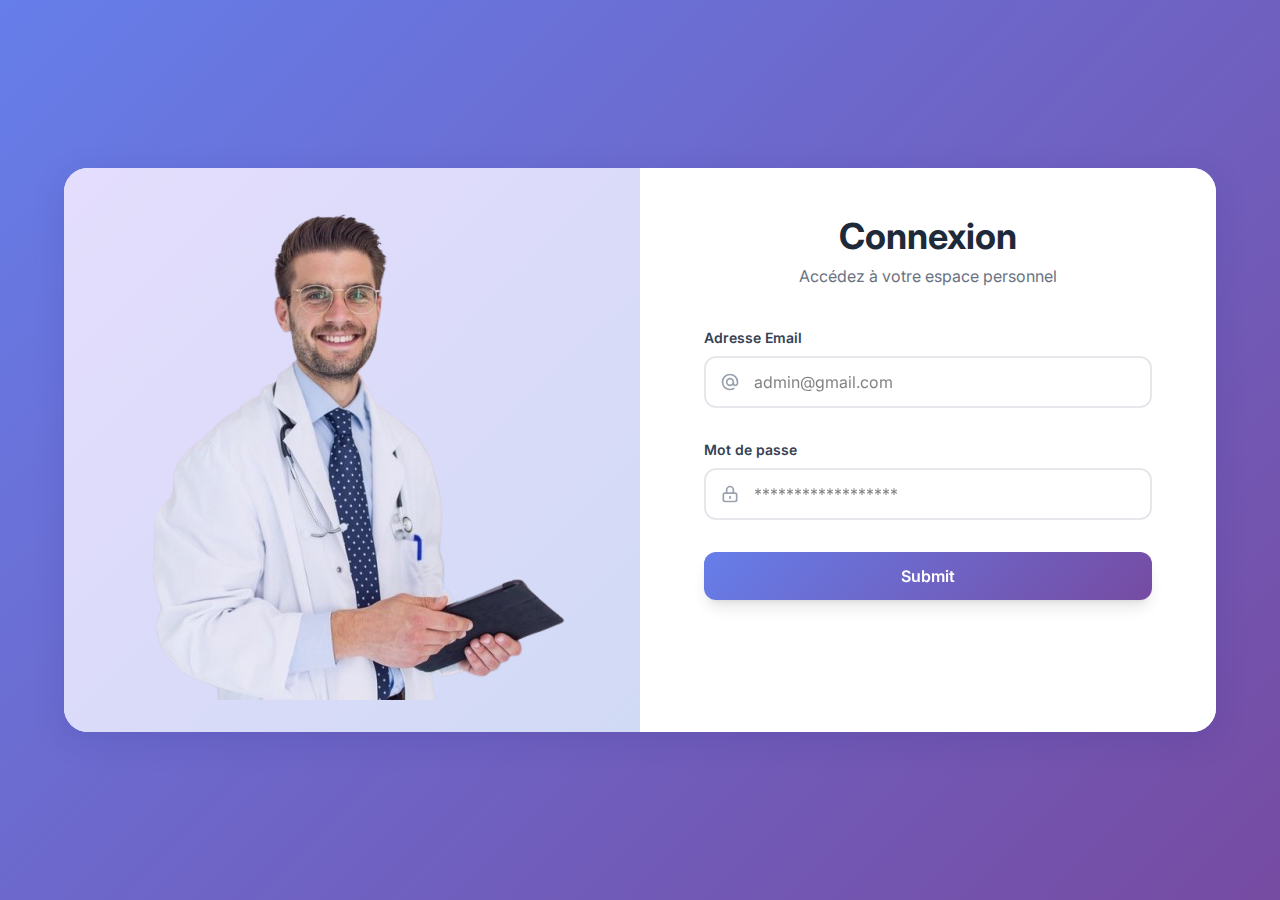
<file: index.html>
<!doctype html>
<html lang="fr">

<head>
    <meta charset="UTF-8">
    <meta name="viewport" content="width=device-width, initial-scale=1.0">
    <title>Connexion - Medical Portal</title>
    <link rel="stylesheet" href="src/style/output.css">
    <style>
        @import url('https://fonts.googleapis.com/css2?family=Inter:wght@300;400;500;600;700&display=swap');

        body {
            font-family: 'Inter', sans-serif;
        }

        .gradient-bg {
            background: linear-gradient(135deg, #667eea 0%, #764ba2 100%);
        }

        .glass-effect {
            background: rgba(255, 255, 255, 0.95);
            backdrop-filter: blur(10px);
            box-shadow: 0 8px 32px 0 rgba(31, 38, 135, 0.15);
        }

        .input-field {
            transition: all 0.3s ease;
        }

        .input-field:focus {
            transform: translateY(-2px);
            box-shadow: 0 4px 12px rgba(102, 126, 234, 0.2);
        }

        .btn-primary {
            background: linear-gradient(135deg, #667eea 0%, #764ba2 100%);
            transition: all 0.3s ease;
        }

        .btn-primary:hover {
            transform: translateY(-2px);
            box-shadow: 0 8px 20px rgba(102, 126, 234, 0.4);
        }

        .image-container {
            position: relative;
            overflow: hidden;
        }

        .image-container::before {
            content: '';
            position: absolute;
            top: 0;
            left: 0;
            right: 0;
            bottom: 0;
            background: linear-gradient(135deg, rgba(102, 126, 234, 0.1) 0%, rgba(118, 75, 162, 0.1) 100%);
        }
    </style>
</head>

<body class="gradient-bg min-h-screen flex items-center justify-center p-4">
    <div class="container max-w-6xl">
        <div class="grid md:grid-cols-2 gap-0 glass-effect rounded-3xl overflow-hidden">

            <!-- Section Image -->
            <div
                class="image-container bg-gradient-to-br from-purple-100 to-blue-100 hidden md:flex items-center justify-center p-8">
                <div class="text-center">
                    <img src="assets/image/image doctor bg.png" alt="">
                </div>
            </div>

            <!-- Section Formulaire -->
            <div class="p-12 bg-white">
                <div class="max-w-md mx-auto">
                    <!-- Header -->
                    <div class="text-center mb-10">
                        <h1 class="text-4xl font-bold text-gray-800 mb-2">Connexion</h1>
                        <p class="text-gray-500">Accédez à votre espace personnel</p>
                    </div>

                    <!-- Formulaire -->
                    <form class="space-y-8"  onsubmit="formSubmit(event)">
                        <!-- Email -->
                        <div>
                            <label for="email" class="block text-sm font-semibold text-gray-700 mb-2">
                                Adresse Email
                            </label>
                            <div class="relative">
                                <div class="absolute inset-y-0 left-0 pl-4 flex items-center pointer-events-none">
                                    <svg class="h-5 w-5 text-gray-400" fill="none" stroke="currentColor"
                                        viewBox="0 0 24 24">
                                        <path stroke-linecap="round" stroke-linejoin="round" stroke-width="2"
                                            d="M16 12a4 4 0 10-8 0 4 4 0 008 0zm0 0v1.5a2.5 2.5 0 005 0V12a9 9 0 10-9 9m4.5-1.206a8.959 8.959 0 01-4.5 1.207" />
                                    </svg>
                                </div>
                                <input type="text" id="email" placeholder="admin@gmail.com" 
                                    class="input-field w-full pl-12 pr-4 py-3 border-2 border-gray-200 rounded-xl focus:border-purple-500 focus:outline-none"
                                    required>
                            </div>
                        </div>

                        <!-- Password -->
                        <div>
                            <label for="password" class="block text-sm font-semibold text-gray-700 mb-2">
                                Mot de passe
                            </label>
                            <div class="relative">
                                <div class="absolute inset-y-0 left-0 pl-4 flex items-center pointer-events-none">
                                    <svg class="h-5 w-5 text-gray-400" fill="none" stroke="currentColor"
                                        viewBox="0 0 24 24">
                                        <path stroke-linecap="round" stroke-linejoin="round" stroke-width="2"
                                            d="M12 15v2m-6 4h12a2 2 0 002-2v-6a2 2 0 00-2-2H6a2 2 0 00-2 2v6a2 2 0 002 2zm10-10V7a4 4 0 00-8 0v4h8z" />
                                    </svg>
                                </div>
                                <input type="password" id="password" placeholder="******************"
                                    class="input-field w-full pl-12 pr-4 py-3 border-2 border-gray-200 rounded-xl focus:border-purple-500 focus:outline-none"
                                    required>
                            </div>
                        </div>
                        
                        <div id="msg"></div>

                        <input type="submit" class="btn-primary w-full py-3 px-6 text-white font-semibold rounded-xl shadow-lg"></input>

                    </form>
                </div>
            </div>
        </div>
    </div>

    <script src="src/js/login.js"></script>
</body>

</html>
</file>
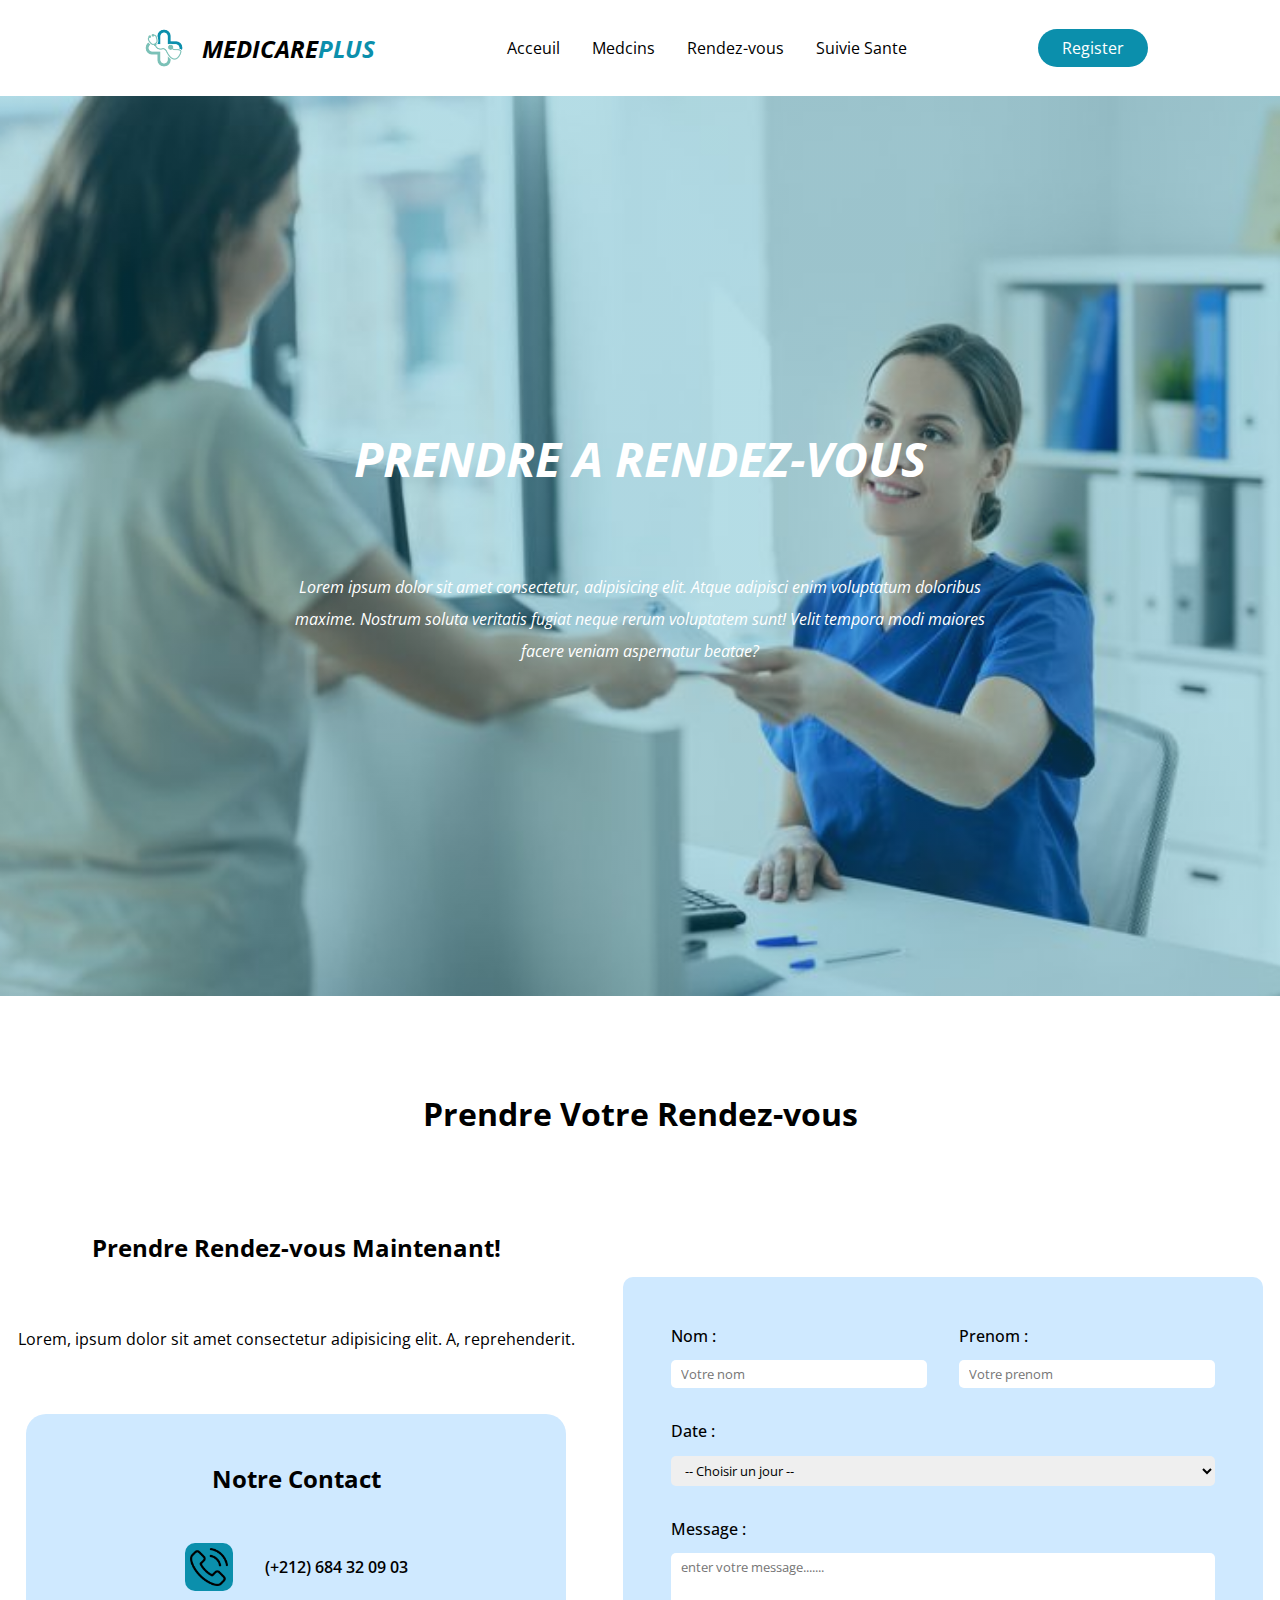
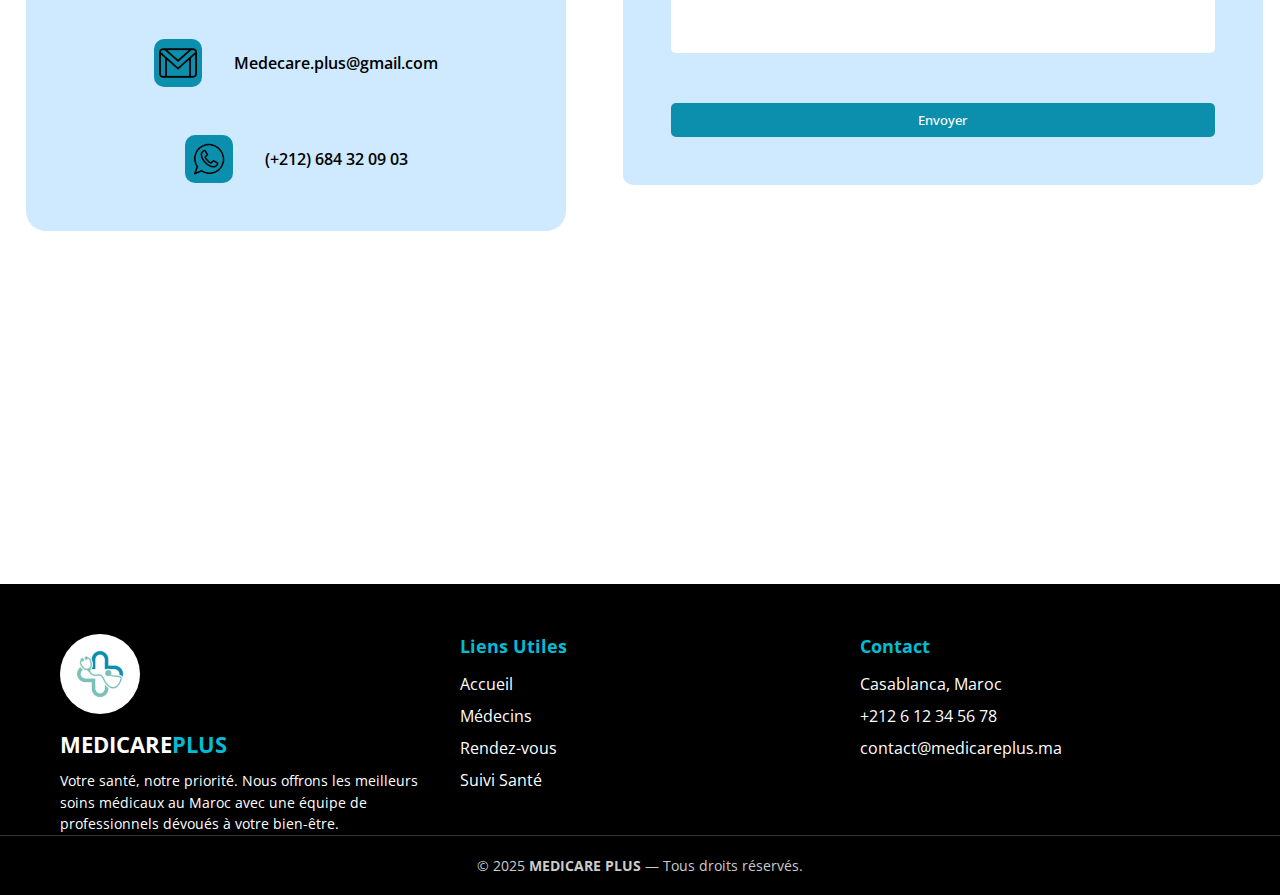
<file: pages/contact.html>
<!DOCTYPE html>
<html lang="en">

<head>
    <meta charset="UTF-8">
    <meta name="viewport" content="width=device-width, initial-scale=1.0">
    <link rel="stylesheet" href="../src/style/contact.css">
    <title>Contact | Medicare Plus</title>
    <style>
        .hidden {
            display: none;
        }
    </style>
</head>

<body>
    <header class="header">
        <div class="header__brand">
            <img src="../assets/image/MEDICAre-LOGO.png" alt="" class="header__logo">
            <h1 class="header__title">
                MEDICARE<span class="header__title-sousTitle">PLUS</span>
            </h1>
        </div>
        <ul class="header__nav">
            <li class="header__nav-item"><a href="../index.html">Acceuil</a></li>
            <li class="header__nav-item"><a href="listMedcins.html">Medcins</a></li>
            <li class="header__nav-item"><a href="contact.html">Rendez-vous</a></li>
            <li class="header__nav-item "><a href="suivieSante.html">Suivie Sante</a></li>
        </ul>
        <a href="login.html" class="header__register">Register</a>
    </header>

    <main class="main">
        <h1 class="main__title">PRENDRE A RENDEZ-VOUS</h1>
        <p class="main__description">Lorem ipsum dolor sit amet consectetur, adipisicing elit. Atque adipisci enim
            voluptatum doloribus maxime.
            Nostrum soluta veritatis fugiat neque rerum voluptatem sunt! Velit tempora modi maiores facere veniam
            aspernatur beatae?</p>
    </main>

    <section class="contact">
        <h1 class="contact__title">Prendre Votre Rendez-vous</h1>
        <div class="contact__box">

            <div class="contact__content">
                <h2 class="contact__subtitle">Prendre
                    Rendez-vous Maintenant!</h2>
                <p class="contact__description">Lorem, ipsum dolor sit amet consectetur adipisicing elit.
                    A, reprehenderit.</p>
                <div class="contact__info">
                    <h2>Notre Contact</h2>
                    <div class="contact__info-item">
                        <img src="../assets/image/phone-call.png" alt="" class="contact__info-img">
                        <p>(+212) 684 32 09 03</p>
                    </div>
                    <div class="contact__info-item">
                        <img src="../assets/image/gmail-icon.png" alt="" class="contact__info-img">
                        <p>Medecare.plus@gmail.com</p>
                    </div>
                    <div class="contact__info-item">
                        <img src="../assets/image/whatsapp.png " alt="" class="contact__info-img">
                        <p>(+212) 684 32 09 03</p>
                    </div>
                </div>
            </div>

            <div class="contact__container">
                <div class="contact__form">
                    <form id="Form_Id" class="form">
                        <div class="form__groups">
                            <div class="form__group">
                                <label for="nom" class="form__label">Nom :</label>
                                <input type="text" id="nom" class="form__input" placeholder="Votre nom">
                                <span id="spanName"></span>
                            </div>
                            <div class="form__group">
                                <label for="prenom" class="form__label">Prenom :</label>
                                <input type="text" id="prenom" class="form__input" placeholder="Votre prenom">
                                <span id="spanLast"></span>
                            </div>
                        </div>
                        <div class="form__group">
                            <label for="selectDate" class="form__label">Date :</label>
                            <select name="select" id="selectDate" class="form__input">
                                <option value="#">-- Choisir un jour --</option>
                            </select>
                        </div>
                        <div class="form__group hidden" id="doctorGroup">
                            <label for="selectDoctor" class="form__label">Doctor :</label>
                            <select name="" id="selectDoctor" class="form__input"></select>
                        </div>
                        <div class="form__group">
                            <label for="message" class="form__label">Message :</label>
                            <textarea name="message" class="form__input form__area" id="message"
                                placeholder="enter votre message......."></textarea>
                            <span id="spanTextArea"></span>
                        </div>
                        <div class="form__group" id="submitGroup">
                            <input id="getRendezVous" type="submit" value="Envoyer" class="form__input form__submit">
                        </div>
                    </form>
                </div>
            </div>
        </div>
    </section>

    <section class="list" id="list"></section>

    <footer class="footer">
        <div class="footer__container">
            <div class="footer__brand">
                <img src="../assets/image/MEDICAre-LOGO.png" alt="Logo MEDICARE PLUS" class="footer__logo">
                <h2 class="footer__title">MEDICARE<span class="footer__title-sousTitle">PLUS</span></h2>
                <p class="footer__description">
                    Votre santé, notre priorité. Nous offrons les meilleurs soins médicaux au Maroc
                    avec une équipe de professionnels dévoués à votre bien-être.
                </p>
            </div>

            <div class="footer__links">
                <h3 class="footer__heading">Liens Utiles</h3>
                <ul class="footer__list">
                    <li><a href="../index.html">Accueil</a></li>
                    <li><a href="pages/listMedecins.html">Médecins</a></li>
                    <li><a href="pages/contact.html">Rendez-vous</a></li>
                    <li><a href="pages/suivieSante.html">Suivi Santé</a></li>
                </ul>
            </div>

            <div class="footer__contact">
                <h3 class="footer__heading">Contact</h3>
                <ul class="footer__list">
                    <li>Casablanca, Maroc</li>
                    <li> +212 6 12 34 56 78</li>
                    <li> contact@medicareplus.ma</li>
                </ul>
            </div>
        </div>

        <div class="footer__bottom">
            <p>&copy; 2025 <strong>MEDICARE PLUS</strong> — Tous droits réservés.</p>
        </div>
    </footer>

    <script src="../src/js/contact.js">

    </script>
</body>

</html>
</file>
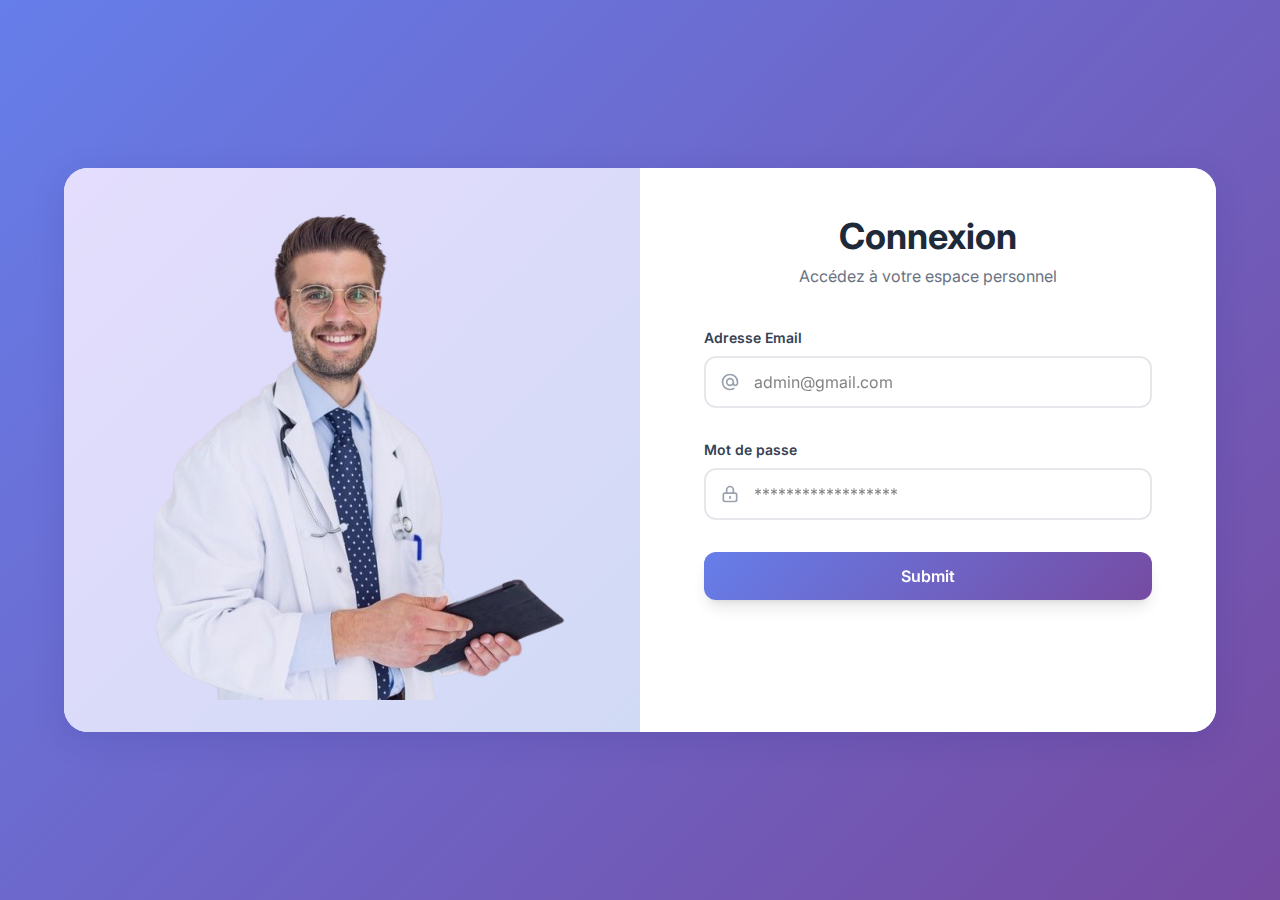
<file: pages/login.html>
<!doctype html>
<html lang="fr">

<head>
    <meta charset="UTF-8">
    <meta name="viewport" content="width=device-width, initial-scale=1.0">
    <title>Connexion - Medical Portal</title>
    <link rel="stylesheet" href="../src/style/output.css">
    <style>
        @import url('https://fonts.googleapis.com/css2?family=Inter:wght@300;400;500;600;700&display=swap');

        body {
            font-family: 'Inter', sans-serif;
        }

        .gradient-bg {
            background: linear-gradient(135deg, #667eea 0%, #764ba2 100%);
        }

        .glass-effect {
            background: rgba(255, 255, 255, 0.95);
            backdrop-filter: blur(10px);
            box-shadow: 0 8px 32px 0 rgba(31, 38, 135, 0.15);
        }

        .input-field {
            transition: all 0.3s ease;
        }

        .input-field:focus {
            transform: translateY(-2px);
            box-shadow: 0 4px 12px rgba(102, 126, 234, 0.2);
        }

        .btn-primary {
            background: linear-gradient(135deg, #667eea 0%, #764ba2 100%);
            transition: all 0.3s ease;
        }

        .btn-primary:hover {
            transform: translateY(-2px);
            box-shadow: 0 8px 20px rgba(102, 126, 234, 0.4);
        }

        .image-container {
            position: relative;
            overflow: hidden;
        }

        .image-container::before {
            content: '';
            position: absolute;
            top: 0;
            left: 0;
            right: 0;
            bottom: 0;
            background: linear-gradient(135deg, rgba(102, 126, 234, 0.1) 0%, rgba(118, 75, 162, 0.1) 100%);
        }
    </style>
</head>

<body class="gradient-bg min-h-screen flex items-center justify-center p-4">
    <div class="container max-w-6xl">
        <div class="grid md:grid-cols-2 gap-0 glass-effect rounded-3xl overflow-hidden">

            <!-- Section Image -->
            <div
                class="image-container bg-gradient-to-br from-purple-100 to-blue-100 hidden md:flex items-center justify-center p-8">
                <div class="text-center">
                    <img src="../assets/image/image doctor bg.png" alt="">
                </div>
            </div>

            <!-- Section Formulaire -->
            <div class="p-12 bg-white">
                <div class="max-w-md mx-auto">
                    <!-- Header -->
                    <div class="text-center mb-10">
                        <h1 class="text-4xl font-bold text-gray-800 mb-2">Connexion</h1>
                        <p class="text-gray-500">Accédez à votre espace personnel</p>
                    </div>

                    <!-- Formulaire -->
                    <form class="space-y-8"  onsubmit="formSubmit(event)">
                        <!-- Email -->
                        <div>
                            <label for="email" class="block text-sm font-semibold text-gray-700 mb-2">
                                Adresse Email
                            </label>
                            <div class="relative">
                                <div class="absolute inset-y-0 left-0 pl-4 flex items-center pointer-events-none">
                                    <svg class="h-5 w-5 text-gray-400" fill="none" stroke="currentColor"
                                        viewBox="0 0 24 24">
                                        <path stroke-linecap="round" stroke-linejoin="round" stroke-width="2"
                                            d="M16 12a4 4 0 10-8 0 4 4 0 008 0zm0 0v1.5a2.5 2.5 0 005 0V12a9 9 0 10-9 9m4.5-1.206a8.959 8.959 0 01-4.5 1.207" />
                                    </svg>
                                </div>
                                <input type="text" id="email" placeholder="admin@gmail.com" 
                                    class="input-field w-full pl-12 pr-4 py-3 border-2 border-gray-200 rounded-xl focus:border-purple-500 focus:outline-none"
                                    required>
                            </div>
                        </div>

                        <!-- Password -->
                        <div>
                            <label for="password" class="block text-sm font-semibold text-gray-700 mb-2">
                                Mot de passe
                            </label>
                            <div class="relative">
                                <div class="absolute inset-y-0 left-0 pl-4 flex items-center pointer-events-none">
                                    <svg class="h-5 w-5 text-gray-400" fill="none" stroke="currentColor"
                                        viewBox="0 0 24 24">
                                        <path stroke-linecap="round" stroke-linejoin="round" stroke-width="2"
                                            d="M12 15v2m-6 4h12a2 2 0 002-2v-6a2 2 0 00-2-2H6a2 2 0 00-2 2v6a2 2 0 002 2zm10-10V7a4 4 0 00-8 0v4h8z" />
                                    </svg>
                                </div>
                                <input type="password" id="password" placeholder="******************"
                                    class="input-field w-full pl-12 pr-4 py-3 border-2 border-gray-200 rounded-xl focus:border-purple-500 focus:outline-none"
                                    required>
                            </div>
                        </div>
                        
                        <div id="msg"></div>

                        <input type="submit" class="btn-primary w-full py-3 px-6 text-white font-semibold rounded-xl shadow-lg"></input>

                    </form>
                </div>
            </div>
        </div>
    </div>

    <script src="../src/js/login.js"></script>
</body>

</html>
</file>
<file: src/style/contact.css>
@import url('https://fonts.googleapis.com/css2?family=Inter:ital,opsz,wght@0,14..32,100..900;1,14..32,100..900&family=Open+Sans:ital,wght@0,300..800;1,300..800&display=swap');

* {
    list-style: none;
    margin: 0;
    padding: 0;
    box-sizing: border-box;
    text-decoration: none;
    font-family: "Open Sans", sans-serif;
    font-optical-sizing: auto;
}

/* my colors */
:root {
    --light-blue: #CFE9FF;
    --dark-blue: #0B8FAC;
    --gray: #767474;
}


.header {
    display: flex;
    align-items: center;
    justify-content: space-evenly;
    padding: 1em 0;
}


.header__brand {
    display: flex;
    align-items: center;
    justify-content: center;
    gap: .4em;
    font-style: italic;
}


.header__logo {
    width: 4em;
    height: 4em;
    border-radius: 50%;
}

.header__title {
    font-size: 1.5em;
}

.header__title-sousTitle {
    color: var(--dark-blue);
}

.header__nav {
    display: flex;
    align-items: center;
    gap: 2em;
}


.header__register {
    background-color: var(--dark-blue);
    padding: .5em 1.5em;
    color: white;
    border-radius: 70px;
}

a {
    color: black;
}

/* =================== main ================= */

.main {
    background-image:
        linear-gradient(rgba(11, 143, 172, 0.3), rgba(11, 143, 172, 0.3)),
        url("../../assets/image/imageContact.png");
    background-repeat: no-repeat;
    background-size: cover;
    background-position: center;
    height: 100vh;
    text-align: center;
    width: 100%;
    color: white;
    font-style: italic;
    display: flex;
    align-items: center;
    justify-content: center;
    gap: 5em;
    flex-direction: column;
}

.main__title {
    font-size: 3em;
}

.main__description {
    margin: 0 18em;
    line-height: 2;
}


/* =================== form section ====================== */


.contact {
    height: 100vh;
}

.contact__title {
    text-align: center;
    margin: 3em 0;
}

.contact__box {
    display: flex;
    align-items: center;
    justify-content: center;
    gap: 3em;
}

.contact__content {
    display: flex;
    align-items: center;
    justify-content: center;
    gap: 4em;
    flex-direction: column;
}

.contact__info {
    background-color: var(--light-blue);
    padding: 3em 8em;
    display: flex;
    align-items: center;
    justify-content: center;
    flex-direction: column;
    gap: 3em;
    border-radius: 20px;
    font-weight: 600;
}

.contact__info-item {
    display: flex;
    align-items: center;
    justify-content: center;
    gap: 2em;
}

.contact__info-img {
    width: 3em;
    height: 3em;
    background-color: var(--dark-blue);
    border-radius: 10px;
    padding: 5px;
}




.form {
    display: flex;
    align-items: center;
    justify-content: center;
    flex-direction: column;
    background-color: var(--light-blue);
    padding: 3em;
    gap: 2em;
    border-radius: 10px;
}

.form__groups {
    display: flex;
    justify-content: center;
    align-items: center;
    width: 100%;
    gap: 2em;

}

.form__group {
    width: 100%;
}

.form__label,
.form__input {
    width: 100%;
    margin: 1em 0 0 0;
}

.form__label {
    font-weight: 500;
}

.form__input {
    outline: none;
    padding: 5px 10px;
    border: none;
    border-radius: 5px;
}

.form__input:focus {
    border: 1px solid var(--dark-blue);
}

.form__area {
    resize: none;
    height: 100px;
}

.form__submit {
    background-color: var(--dark-blue);
    color: white;
    padding: .6em 0;
    font-weight: 500;
}



/* pour js */
#spanName,
#spanLast,
#spanTelephone,
#spanEmail,
#spanTextArea {
    font-weight: 300;
    font-size: 14px;

}

.list {
    display: flex;
    flex-direction: column;
    gap: 15px;
    margin: 6em 4em;
}

/* Carte modifiée pour le format liste */
.card {
    background-color: #fff;
    border-radius: 10px;
    overflow: hidden;
    box-shadow: 0 4px 15px rgba(0, 0, 0, 0.1);
    transition: transform 0.3s ease, box-shadow 0.3s ease;
    height: fit-content;
    display: flex;
    flex-direction: column;
}

.card:hover {
    transform: translateY(-3px);
    box-shadow: 0 6px 15px rgba(0, 0, 0, 0.15);
}

/* En-tête de carte pour liste */
.card__header {
    background: var(--dark-blue);
    color: white;
    padding: 15px 20px;
    display: flex;
    justify-content: space-between;
    align-items: center;
}

.card__name {
    font-size: 1.3rem;
    margin-bottom: 0;
}

.card__contact {
    font-size: 0.9rem;
    opacity: 0.9;
}

.card__body {
    padding: 20px;
    display: grid;
    grid-template-columns: 1fr 1fr;
    gap: 15px;
}

.card__info {
    display: flex;
    align-items: center;
    margin-bottom: 0;
}

.card__icon {
    width: 20px;
    margin-right: 10px;
    color: var(--dark-blue);
}

.card__label {
    font-weight: 600;
    margin-right: 5px;
    color: #2c3e50;
    min-width: 80px;
}

.card__value {
    color: #555;
}

.card__message {
    background-color: #f8f9fa;
    padding: 15px;
    border-radius: 6px;
    margin-top: 0;
    border-left: 4px solid var(--dark-blue);
    grid-column: 1 / -1;
}


/* ======================= footer  ===================== */



.footer {
    background-color: black;
    color: white;
    padding: 50px 0 20px;
    font-family: "Poppins", sans-serif;
}

.footer__container {
    display: flex;
    flex-wrap: wrap;
    justify-content: space-around;
    align-items: flex-start;
    gap: 40px;
    max-width: 1200px;
    margin: auto;
    padding: 0 20px;
}

.footer__brand,
.footer__links,
.footer__contact,
.footer__socials {
    flex: 1 1 220px;
}

.footer__logo {
    width: 80px;
    margin-bottom: 10px;
    border-radius: 50%;
}

.footer__title {
    font-size: 1.4rem;
    color: #fff;
}

.footer__title-sousTitle {
    color: #00bcd4;
}

.footer__description {
    margin-top: 10px;
    font-size: 0.9rem;
    line-height: 1.5;
}

.footer__heading {
    font-size: 1.1rem;
    color: #00bcd4;
    margin-bottom: 15px;
}

.footer__list {
    list-style: none;
    padding: 0;
}

.footer__list li {
    margin-bottom: 10px;
    display: flex;
    align-items: center;
    gap: 8px;
}

.footer__list a {
    color: white;
    text-decoration: none;
    transition: color 0.3s;
}

.footer__list a:hover {
    color: #00bcd4;
}

.footer__icon {
    width: 18px;
}

.footer__social-icons {
    display: flex;
    gap: 10px;
    margin-top: 10px;
}

.footer__social-icon {
    width: 28px;
    filter: brightness(0) invert(1);
    transition: transform 0.3s;
}

.footer__social-icon:hover {
    transform: scale(1.1);
}

.footer__bottom {
    text-align: center;
    padding-top: 20px;
    border-top: 1px solid rgba(255, 255, 255, 0.2);
    font-size: 0.9rem;
    color: #ccc;
}
</file>
<file: src/style/output.css>
/*! tailwindcss v4.1.17 | MIT License | https://tailwindcss.com */
@layer properties;
@layer theme, base, components, utilities;
@layer theme {
  :root, :host {
    --font-sans: ui-sans-serif, system-ui, sans-serif, "Apple Color Emoji",
      "Segoe UI Emoji", "Segoe UI Symbol", "Noto Color Emoji";
    --font-mono: ui-monospace, SFMono-Regular, Menlo, Monaco, Consolas, "Liberation Mono",
      "Courier New", monospace;
    --color-red-300: oklch(80.8% 0.114 19.571);
    --color-red-400: oklch(70.4% 0.191 22.216);
    --color-red-500: oklch(63.7% 0.237 25.331);
    --color-red-600: oklch(57.7% 0.245 27.325);
    --color-red-700: oklch(50.5% 0.213 27.518);
    --color-yellow-100: oklch(97.3% 0.071 103.193);
    --color-yellow-600: oklch(68.1% 0.162 75.834);
    --color-green-100: oklch(96.2% 0.044 156.743);
    --color-green-300: oklch(87.1% 0.15 154.449);
    --color-green-400: oklch(79.2% 0.209 151.711);
    --color-green-500: oklch(72.3% 0.219 149.579);
    --color-green-600: oklch(62.7% 0.194 149.214);
    --color-green-800: oklch(44.8% 0.119 151.328);
    --color-blue-50: oklch(97% 0.014 254.604);
    --color-blue-100: oklch(93.2% 0.032 255.585);
    --color-blue-400: oklch(70.7% 0.165 254.624);
    --color-blue-500: oklch(62.3% 0.214 259.815);
    --color-blue-600: oklch(54.6% 0.245 262.881);
    --color-blue-700: oklch(48.8% 0.243 264.376);
    --color-blue-800: oklch(42.4% 0.199 265.638);
    --color-purple-100: oklch(94.6% 0.033 307.174);
    --color-purple-500: oklch(62.7% 0.265 303.9);
    --color-purple-600: oklch(55.8% 0.288 302.321);
    --color-purple-700: oklch(49.6% 0.265 301.924);
    --color-gray-50: oklch(98.5% 0.002 247.839);
    --color-gray-100: oklch(96.7% 0.003 264.542);
    --color-gray-200: oklch(92.8% 0.006 264.531);
    --color-gray-300: oklch(87.2% 0.01 258.338);
    --color-gray-400: oklch(70.7% 0.022 261.325);
    --color-gray-500: oklch(55.1% 0.027 264.364);
    --color-gray-600: oklch(44.6% 0.03 256.802);
    --color-gray-700: oklch(37.3% 0.034 259.733);
    --color-gray-800: oklch(27.8% 0.033 256.848);
    --color-gray-900: oklch(21% 0.034 264.665);
    --color-black: #000;
    --color-white: #fff;
    --spacing: 0.25rem;
    --container-xs: 20rem;
    --container-sm: 24rem;
    --container-md: 28rem;
    --container-xl: 36rem;
    --container-2xl: 42rem;
    --container-4xl: 56rem;
    --container-5xl: 64rem;
    --container-6xl: 72rem;
    --text-xs: 0.75rem;
    --text-xs--line-height: calc(1 / 0.75);
    --text-sm: 0.875rem;
    --text-sm--line-height: calc(1.25 / 0.875);
    --text-base: 1rem;
    --text-base--line-height: calc(1.5 / 1);
    --text-lg: 1.125rem;
    --text-lg--line-height: calc(1.75 / 1.125);
    --text-xl: 1.25rem;
    --text-xl--line-height: calc(1.75 / 1.25);
    --text-2xl: 1.5rem;
    --text-2xl--line-height: calc(2 / 1.5);
    --text-3xl: 1.875rem;
    --text-3xl--line-height: calc(2.25 / 1.875);
    --text-4xl: 2.25rem;
    --text-4xl--line-height: calc(2.5 / 2.25);
    --font-weight-medium: 500;
    --font-weight-semibold: 600;
    --font-weight-bold: 700;
    --tracking-wider: 0.05em;
    --leading-relaxed: 1.625;
    --radius-md: 0.375rem;
    --radius-lg: 0.5rem;
    --radius-xl: 0.75rem;
    --radius-2xl: 1rem;
    --radius-3xl: 1.5rem;
    --radius-4xl: 2rem;
    --drop-shadow-lg: 0 4px 4px rgb(0 0 0 / 0.15);
    --ease-in-out: cubic-bezier(0.4, 0, 0.2, 1);
    --default-transition-duration: 150ms;
    --default-transition-timing-function: cubic-bezier(0.4, 0, 0.2, 1);
    --default-font-family: var(--font-sans);
    --default-mono-font-family: var(--font-mono);
  }
}
@layer base {
  *, ::after, ::before, ::backdrop, ::file-selector-button {
    box-sizing: border-box;
    margin: 0;
    padding: 0;
    border: 0 solid;
  }
  html, :host {
    line-height: 1.5;
    -webkit-text-size-adjust: 100%;
    tab-size: 4;
    font-family: var(--default-font-family, ui-sans-serif, system-ui, sans-serif, "Apple Color Emoji", "Segoe UI Emoji", "Segoe UI Symbol", "Noto Color Emoji");
    font-feature-settings: var(--default-font-feature-settings, normal);
    font-variation-settings: var(--default-font-variation-settings, normal);
    -webkit-tap-highlight-color: transparent;
  }
  hr {
    height: 0;
    color: inherit;
    border-top-width: 1px;
  }
  abbr:where([title]) {
    -webkit-text-decoration: underline dotted;
    text-decoration: underline dotted;
  }
  h1, h2, h3, h4, h5, h6 {
    font-size: inherit;
    font-weight: inherit;
  }
  a {
    color: inherit;
    -webkit-text-decoration: inherit;
    text-decoration: inherit;
  }
  b, strong {
    font-weight: bolder;
  }
  code, kbd, samp, pre {
    font-family: var(--default-mono-font-family, ui-monospace, SFMono-Regular, Menlo, Monaco, Consolas, "Liberation Mono", "Courier New", monospace);
    font-feature-settings: var(--default-mono-font-feature-settings, normal);
    font-variation-settings: var(--default-mono-font-variation-settings, normal);
    font-size: 1em;
  }
  small {
    font-size: 80%;
  }
  sub, sup {
    font-size: 75%;
    line-height: 0;
    position: relative;
    vertical-align: baseline;
  }
  sub {
    bottom: -0.25em;
  }
  sup {
    top: -0.5em;
  }
  table {
    text-indent: 0;
    border-color: inherit;
    border-collapse: collapse;
  }
  :-moz-focusring {
    outline: auto;
  }
  progress {
    vertical-align: baseline;
  }
  summary {
    display: list-item;
  }
  ol, ul, menu {
    list-style: none;
  }
  img, svg, video, canvas, audio, iframe, embed, object {
    display: block;
    vertical-align: middle;
  }
  img, video {
    max-width: 100%;
    height: auto;
  }
  button, input, select, optgroup, textarea, ::file-selector-button {
    font: inherit;
    font-feature-settings: inherit;
    font-variation-settings: inherit;
    letter-spacing: inherit;
    color: inherit;
    border-radius: 0;
    background-color: transparent;
    opacity: 1;
  }
  :where(select:is([multiple], [size])) optgroup {
    font-weight: bolder;
  }
  :where(select:is([multiple], [size])) optgroup option {
    padding-inline-start: 20px;
  }
  ::file-selector-button {
    margin-inline-end: 4px;
  }
  ::placeholder {
    opacity: 1;
  }
  @supports (not (-webkit-appearance: -apple-pay-button))  or (contain-intrinsic-size: 1px) {
    ::placeholder {
      color: currentcolor;
      @supports (color: color-mix(in lab, red, red)) {
        color: color-mix(in oklab, currentcolor 50%, transparent);
      }
    }
  }
  textarea {
    resize: vertical;
  }
  ::-webkit-search-decoration {
    -webkit-appearance: none;
  }
  ::-webkit-date-and-time-value {
    min-height: 1lh;
    text-align: inherit;
  }
  ::-webkit-datetime-edit {
    display: inline-flex;
  }
  ::-webkit-datetime-edit-fields-wrapper {
    padding: 0;
  }
  ::-webkit-datetime-edit, ::-webkit-datetime-edit-year-field, ::-webkit-datetime-edit-month-field, ::-webkit-datetime-edit-day-field, ::-webkit-datetime-edit-hour-field, ::-webkit-datetime-edit-minute-field, ::-webkit-datetime-edit-second-field, ::-webkit-datetime-edit-millisecond-field, ::-webkit-datetime-edit-meridiem-field {
    padding-block: 0;
  }
  ::-webkit-calendar-picker-indicator {
    line-height: 1;
  }
  :-moz-ui-invalid {
    box-shadow: none;
  }
  button, input:where([type="button"], [type="reset"], [type="submit"]), ::file-selector-button {
    appearance: button;
  }
  ::-webkit-inner-spin-button, ::-webkit-outer-spin-button {
    height: auto;
  }
  [hidden]:where(:not([hidden="until-found"])) {
    display: none !important;
  }
}
@layer utilities {
  .pointer-events-none {
    pointer-events: none;
  }
  .absolute {
    position: absolute;
  }
  .relative {
    position: relative;
  }
  .inset-y-0 {
    inset-block: calc(var(--spacing) * 0);
  }
  .top-2 {
    top: calc(var(--spacing) * 2);
  }
  .top-2\.5 {
    top: calc(var(--spacing) * 2.5);
  }
  .left-0 {
    left: calc(var(--spacing) * 0);
  }
  .left-3 {
    left: calc(var(--spacing) * 3);
  }
  .col-span-full {
    grid-column: 1 / -1;
  }
  .container {
    width: 100%;
    @media (width >= 40rem) {
      max-width: 40rem;
    }
    @media (width >= 48rem) {
      max-width: 48rem;
    }
    @media (width >= 64rem) {
      max-width: 64rem;
    }
    @media (width >= 80rem) {
      max-width: 80rem;
    }
    @media (width >= 96rem) {
      max-width: 96rem;
    }
  }
  .mx-auto {
    margin-inline: auto;
  }
  .mt-1 {
    margin-top: calc(var(--spacing) * 1);
  }
  .mt-3 {
    margin-top: calc(var(--spacing) * 3);
  }
  .mt-4 {
    margin-top: calc(var(--spacing) * 4);
  }
  .mt-6 {
    margin-top: calc(var(--spacing) * 6);
  }
  .mt-8 {
    margin-top: calc(var(--spacing) * 8);
  }
  .mr-2 {
    margin-right: calc(var(--spacing) * 2);
  }
  .mb-2 {
    margin-bottom: calc(var(--spacing) * 2);
  }
  .mb-3 {
    margin-bottom: calc(var(--spacing) * 3);
  }
  .mb-4 {
    margin-bottom: calc(var(--spacing) * 4);
  }
  .mb-6 {
    margin-bottom: calc(var(--spacing) * 6);
  }
  .mb-8 {
    margin-bottom: calc(var(--spacing) * 8);
  }
  .mb-10 {
    margin-bottom: calc(var(--spacing) * 10);
  }
  .ml-1 {
    margin-left: calc(var(--spacing) * 1);
  }
  .ml-6 {
    margin-left: calc(var(--spacing) * 6);
  }
  .block {
    display: block;
  }
  .flex {
    display: flex;
  }
  .grid {
    display: grid;
  }
  .hidden {
    display: none;
  }
  .inline-block {
    display: inline-block;
  }
  .table {
    display: table;
  }
  .h-4 {
    height: calc(var(--spacing) * 4);
  }
  .h-5 {
    height: calc(var(--spacing) * 5);
  }
  .h-6 {
    height: calc(var(--spacing) * 6);
  }
  .h-10 {
    height: calc(var(--spacing) * 10);
  }
  .h-48 {
    height: calc(var(--spacing) * 48);
  }
  .h-56 {
    height: calc(var(--spacing) * 56);
  }
  .h-auto {
    height: auto;
  }
  .h-screen {
    height: 100vh;
  }
  .min-h-screen {
    min-height: 100vh;
  }
  .w-4 {
    width: calc(var(--spacing) * 4);
  }
  .w-5 {
    width: calc(var(--spacing) * 5);
  }
  .w-6 {
    width: calc(var(--spacing) * 6);
  }
  .w-10 {
    width: calc(var(--spacing) * 10);
  }
  .w-64 {
    width: calc(var(--spacing) * 64);
  }
  .w-full {
    width: 100%;
  }
  .max-w-2xl {
    max-width: var(--container-2xl);
  }
  .max-w-4xl {
    max-width: var(--container-4xl);
  }
  .max-w-6xl {
    max-width: var(--container-6xl);
  }
  .max-w-\[1200px\] {
    max-width: 1200px;
  }
  .max-w-md {
    max-width: var(--container-md);
  }
  .max-w-sm {
    max-width: var(--container-sm);
  }
  .flex-1 {
    flex: 1;
  }
  .flex-shrink {
    flex-shrink: 1;
  }
  .flex-shrink-0 {
    flex-shrink: 0;
  }
  .border-collapse {
    border-collapse: collapse;
  }
  .transform {
    transform: var(--tw-rotate-x,) var(--tw-rotate-y,) var(--tw-rotate-z,) var(--tw-skew-x,) var(--tw-skew-y,);
  }
  .cursor-pointer {
    cursor: pointer;
  }
  .resize {
    resize: both;
  }
  .grid-cols-1 {
    grid-template-columns: repeat(1, minmax(0, 1fr));
  }
  .grid-cols-2 {
    grid-template-columns: repeat(2, minmax(0, 1fr));
  }
  .flex-col {
    flex-direction: column;
  }
  .flex-wrap {
    flex-wrap: wrap;
  }
  .items-center {
    align-items: center;
  }
  .items-start {
    align-items: flex-start;
  }
  .justify-between {
    justify-content: space-between;
  }
  .justify-center {
    justify-content: center;
  }
  .gap-0 {
    gap: calc(var(--spacing) * 0);
  }
  .gap-2 {
    gap: calc(var(--spacing) * 2);
  }
  .gap-3 {
    gap: calc(var(--spacing) * 3);
  }
  .gap-4 {
    gap: calc(var(--spacing) * 4);
  }
  .gap-6 {
    gap: calc(var(--spacing) * 6);
  }
  .gap-10 {
    gap: calc(var(--spacing) * 10);
  }
  .space-y-2 {
    :where(& > :not(:last-child)) {
      --tw-space-y-reverse: 0;
      margin-block-start: calc(calc(var(--spacing) * 2) * var(--tw-space-y-reverse));
      margin-block-end: calc(calc(var(--spacing) * 2) * calc(1 - var(--tw-space-y-reverse)));
    }
  }
  .space-y-4 {
    :where(& > :not(:last-child)) {
      --tw-space-y-reverse: 0;
      margin-block-start: calc(calc(var(--spacing) * 4) * var(--tw-space-y-reverse));
      margin-block-end: calc(calc(var(--spacing) * 4) * calc(1 - var(--tw-space-y-reverse)));
    }
  }
  .space-y-6 {
    :where(& > :not(:last-child)) {
      --tw-space-y-reverse: 0;
      margin-block-start: calc(calc(var(--spacing) * 6) * var(--tw-space-y-reverse));
      margin-block-end: calc(calc(var(--spacing) * 6) * calc(1 - var(--tw-space-y-reverse)));
    }
  }
  .space-y-8 {
    :where(& > :not(:last-child)) {
      --tw-space-y-reverse: 0;
      margin-block-start: calc(calc(var(--spacing) * 8) * var(--tw-space-y-reverse));
      margin-block-end: calc(calc(var(--spacing) * 8) * calc(1 - var(--tw-space-y-reverse)));
    }
  }
  .space-x-2 {
    :where(& > :not(:last-child)) {
      --tw-space-x-reverse: 0;
      margin-inline-start: calc(calc(var(--spacing) * 2) * var(--tw-space-x-reverse));
      margin-inline-end: calc(calc(var(--spacing) * 2) * calc(1 - var(--tw-space-x-reverse)));
    }
  }
  .overflow-auto {
    overflow: auto;
  }
  .overflow-hidden {
    overflow: hidden;
  }
  .overflow-y-auto {
    overflow-y: auto;
  }
  .rounded {
    border-radius: 0.25rem;
  }
  .rounded-2xl {
    border-radius: var(--radius-2xl);
  }
  .rounded-3xl {
    border-radius: var(--radius-3xl);
  }
  .rounded-\[30px\] {
    border-radius: 30px;
  }
  .rounded-full {
    border-radius: calc(infinity * 1px);
  }
  .rounded-lg {
    border-radius: var(--radius-lg);
  }
  .rounded-md {
    border-radius: var(--radius-md);
  }
  .rounded-xl {
    border-radius: var(--radius-xl);
  }
  .border {
    border-style: var(--tw-border-style);
    border-width: 1px;
  }
  .border-2 {
    border-style: var(--tw-border-style);
    border-width: 2px;
  }
  .border-t {
    border-top-style: var(--tw-border-style);
    border-top-width: 1px;
  }
  .border-b {
    border-bottom-style: var(--tw-border-style);
    border-bottom-width: 1px;
  }
  .border-gray-200 {
    border-color: var(--color-gray-200);
  }
  .border-gray-300 {
    border-color: var(--color-gray-300);
  }
  .border-gray-400 {
    border-color: var(--color-gray-400);
  }
  .border-transparent {
    border-color: transparent;
  }
  .bg-blue-100 {
    background-color: var(--color-blue-100);
  }
  .bg-blue-500 {
    background-color: var(--color-blue-500);
  }
  .bg-blue-600 {
    background-color: var(--color-blue-600);
  }
  .bg-blue-800 {
    background-color: var(--color-blue-800);
  }
  .bg-gray-50 {
    background-color: var(--color-gray-50);
  }
  .bg-gray-900 {
    background-color: var(--color-gray-900);
  }
  .bg-green-100 {
    background-color: var(--color-green-100);
  }
  .bg-purple-100 {
    background-color: var(--color-purple-100);
  }
  .bg-white {
    background-color: var(--color-white);
  }
  .bg-yellow-100 {
    background-color: var(--color-yellow-100);
  }
  .bg-gradient-to-br {
    --tw-gradient-position: to bottom right in oklab;
    background-image: linear-gradient(var(--tw-gradient-stops));
  }
  .from-purple-100 {
    --tw-gradient-from: var(--color-purple-100);
    --tw-gradient-stops: var(--tw-gradient-via-stops, var(--tw-gradient-position), var(--tw-gradient-from) var(--tw-gradient-from-position), var(--tw-gradient-to) var(--tw-gradient-to-position));
  }
  .to-blue-100 {
    --tw-gradient-to: var(--color-blue-100);
    --tw-gradient-stops: var(--tw-gradient-via-stops, var(--tw-gradient-position), var(--tw-gradient-from) var(--tw-gradient-from-position), var(--tw-gradient-to) var(--tw-gradient-to-position));
  }
  .object-cover {
    object-fit: cover;
  }
  .p-2 {
    padding: calc(var(--spacing) * 2);
  }
  .p-3 {
    padding: calc(var(--spacing) * 3);
  }
  .p-4 {
    padding: calc(var(--spacing) * 4);
  }
  .p-6 {
    padding: calc(var(--spacing) * 6);
  }
  .p-8 {
    padding: calc(var(--spacing) * 8);
  }
  .p-12 {
    padding: calc(var(--spacing) * 12);
  }
  .px-3 {
    padding-inline: calc(var(--spacing) * 3);
  }
  .px-4 {
    padding-inline: calc(var(--spacing) * 4);
  }
  .px-6 {
    padding-inline: calc(var(--spacing) * 6);
  }
  .px-8 {
    padding-inline: calc(var(--spacing) * 8);
  }
  .py-1 {
    padding-block: calc(var(--spacing) * 1);
  }
  .py-2 {
    padding-block: calc(var(--spacing) * 2);
  }
  .py-3 {
    padding-block: calc(var(--spacing) * 3);
  }
  .py-4 {
    padding-block: calc(var(--spacing) * 4);
  }
  .pt-3 {
    padding-top: calc(var(--spacing) * 3);
  }
  .pt-4 {
    padding-top: calc(var(--spacing) * 4);
  }
  .pr-4 {
    padding-right: calc(var(--spacing) * 4);
  }
  .pl-4 {
    padding-left: calc(var(--spacing) * 4);
  }
  .pl-10 {
    padding-left: calc(var(--spacing) * 10);
  }
  .pl-12 {
    padding-left: calc(var(--spacing) * 12);
  }
  .text-center {
    text-align: center;
  }
  .text-2xl {
    font-size: var(--text-2xl);
    line-height: var(--tw-leading, var(--text-2xl--line-height));
  }
  .text-3xl {
    font-size: var(--text-3xl);
    line-height: var(--tw-leading, var(--text-3xl--line-height));
  }
  .text-4xl {
    font-size: var(--text-4xl);
    line-height: var(--tw-leading, var(--text-4xl--line-height));
  }
  .text-base {
    font-size: var(--text-base);
    line-height: var(--tw-leading, var(--text-base--line-height));
  }
  .text-lg {
    font-size: var(--text-lg);
    line-height: var(--tw-leading, var(--text-lg--line-height));
  }
  .text-sm {
    font-size: var(--text-sm);
    line-height: var(--tw-leading, var(--text-sm--line-height));
  }
  .text-xl {
    font-size: var(--text-xl);
    line-height: var(--tw-leading, var(--text-xl--line-height));
  }
  .text-xs {
    font-size: var(--text-xs);
    line-height: var(--tw-leading, var(--text-xs--line-height));
  }
  .leading-relaxed {
    --tw-leading: var(--leading-relaxed);
    line-height: var(--leading-relaxed);
  }
  .font-bold {
    --tw-font-weight: var(--font-weight-bold);
    font-weight: var(--font-weight-bold);
  }
  .font-medium {
    --tw-font-weight: var(--font-weight-medium);
    font-weight: var(--font-weight-medium);
  }
  .font-semibold {
    --tw-font-weight: var(--font-weight-semibold);
    font-weight: var(--font-weight-semibold);
  }
  .text-black {
    color: var(--color-black);
  }
  .text-blue-400 {
    color: var(--color-blue-400);
  }
  .text-blue-500 {
    color: var(--color-blue-500);
  }
  .text-blue-600 {
    color: var(--color-blue-600);
  }
  .text-blue-800 {
    color: var(--color-blue-800);
  }
  .text-gray-100 {
    color: var(--color-gray-100);
  }
  .text-gray-200 {
    color: var(--color-gray-200);
  }
  .text-gray-300 {
    color: var(--color-gray-300);
  }
  .text-gray-400 {
    color: var(--color-gray-400);
  }
  .text-gray-500 {
    color: var(--color-gray-500);
  }
  .text-gray-600 {
    color: var(--color-gray-600);
  }
  .text-gray-700 {
    color: var(--color-gray-700);
  }
  .text-gray-800 {
    color: var(--color-gray-800);
  }
  .text-gray-900 {
    color: var(--color-gray-900);
  }
  .text-green-500 {
    color: var(--color-green-500);
  }
  .text-green-600 {
    color: var(--color-green-600);
  }
  .text-purple-600 {
    color: var(--color-purple-600);
  }
  .text-red-400 {
    color: var(--color-red-400);
  }
  .text-red-500 {
    color: var(--color-red-500);
  }
  .text-red-600 {
    color: var(--color-red-600);
  }
  .text-white {
    color: var(--color-white);
  }
  .text-yellow-600 {
    color: var(--color-yellow-600);
  }
  .underline {
    text-decoration-line: underline;
  }
  .shadow {
    --tw-shadow: 0 1px 3px 0 var(--tw-shadow-color, rgb(0 0 0 / 0.1)), 0 1px 2px -1px var(--tw-shadow-color, rgb(0 0 0 / 0.1));
    box-shadow: var(--tw-inset-shadow), var(--tw-inset-ring-shadow), var(--tw-ring-offset-shadow), var(--tw-ring-shadow), var(--tw-shadow);
  }
  .shadow-lg {
    --tw-shadow: 0 10px 15px -3px var(--tw-shadow-color, rgb(0 0 0 / 0.1)), 0 4px 6px -4px var(--tw-shadow-color, rgb(0 0 0 / 0.1));
    box-shadow: var(--tw-inset-shadow), var(--tw-inset-ring-shadow), var(--tw-ring-offset-shadow), var(--tw-ring-shadow), var(--tw-shadow);
  }
  .shadow-md {
    --tw-shadow: 0 4px 6px -1px var(--tw-shadow-color, rgb(0 0 0 / 0.1)), 0 2px 4px -2px var(--tw-shadow-color, rgb(0 0 0 / 0.1));
    box-shadow: var(--tw-inset-shadow), var(--tw-inset-ring-shadow), var(--tw-ring-offset-shadow), var(--tw-ring-shadow), var(--tw-shadow);
  }
  .shadow-sm {
    --tw-shadow: 0 1px 3px 0 var(--tw-shadow-color, rgb(0 0 0 / 0.1)), 0 1px 2px -1px var(--tw-shadow-color, rgb(0 0 0 / 0.1));
    box-shadow: var(--tw-inset-shadow), var(--tw-inset-ring-shadow), var(--tw-ring-offset-shadow), var(--tw-ring-shadow), var(--tw-shadow);
  }
  .shadow-xl {
    --tw-shadow: 0 20px 25px -5px var(--tw-shadow-color, rgb(0 0 0 / 0.1)), 0 8px 10px -6px var(--tw-shadow-color, rgb(0 0 0 / 0.1));
    box-shadow: var(--tw-inset-shadow), var(--tw-inset-ring-shadow), var(--tw-ring-offset-shadow), var(--tw-ring-shadow), var(--tw-shadow);
  }
  .outline {
    outline-style: var(--tw-outline-style);
    outline-width: 1px;
  }
  .drop-shadow-lg {
    --tw-drop-shadow-size: drop-shadow(0 4px 4px var(--tw-drop-shadow-color, rgb(0 0 0 / 0.15)));
    --tw-drop-shadow: drop-shadow(var(--drop-shadow-lg));
    filter: var(--tw-blur,) var(--tw-brightness,) var(--tw-contrast,) var(--tw-grayscale,) var(--tw-hue-rotate,) var(--tw-invert,) var(--tw-saturate,) var(--tw-sepia,) var(--tw-drop-shadow,);
  }
  .filter {
    filter: var(--tw-blur,) var(--tw-brightness,) var(--tw-contrast,) var(--tw-grayscale,) var(--tw-hue-rotate,) var(--tw-invert,) var(--tw-saturate,) var(--tw-sepia,) var(--tw-drop-shadow,);
  }
  .backdrop-filter {
    -webkit-backdrop-filter: var(--tw-backdrop-blur,) var(--tw-backdrop-brightness,) var(--tw-backdrop-contrast,) var(--tw-backdrop-grayscale,) var(--tw-backdrop-hue-rotate,) var(--tw-backdrop-invert,) var(--tw-backdrop-opacity,) var(--tw-backdrop-saturate,) var(--tw-backdrop-sepia,);
    backdrop-filter: var(--tw-backdrop-blur,) var(--tw-backdrop-brightness,) var(--tw-backdrop-contrast,) var(--tw-backdrop-grayscale,) var(--tw-backdrop-hue-rotate,) var(--tw-backdrop-invert,) var(--tw-backdrop-opacity,) var(--tw-backdrop-saturate,) var(--tw-backdrop-sepia,);
  }
  .transition {
    transition-property: color, background-color, border-color, outline-color, text-decoration-color, fill, stroke, --tw-gradient-from, --tw-gradient-via, --tw-gradient-to, opacity, box-shadow, transform, translate, scale, rotate, filter, -webkit-backdrop-filter, backdrop-filter, display, content-visibility, overlay, pointer-events;
    transition-timing-function: var(--tw-ease, var(--default-transition-timing-function));
    transition-duration: var(--tw-duration, var(--default-transition-duration));
  }
  .transition-all {
    transition-property: all;
    transition-timing-function: var(--tw-ease, var(--default-transition-timing-function));
    transition-duration: var(--tw-duration, var(--default-transition-duration));
  }
  .transition-colors {
    transition-property: color, background-color, border-color, outline-color, text-decoration-color, fill, stroke, --tw-gradient-from, --tw-gradient-via, --tw-gradient-to;
    transition-timing-function: var(--tw-ease, var(--default-transition-timing-function));
    transition-duration: var(--tw-duration, var(--default-transition-duration));
  }
  .transition-shadow {
    transition-property: box-shadow;
    transition-timing-function: var(--tw-ease, var(--default-transition-timing-function));
    transition-duration: var(--tw-duration, var(--default-transition-duration));
  }
  .duration-150 {
    --tw-duration: 150ms;
    transition-duration: 150ms;
  }
  .duration-300 {
    --tw-duration: 300ms;
    transition-duration: 300ms;
  }
  .ease-in-out {
    --tw-ease: var(--ease-in-out);
    transition-timing-function: var(--ease-in-out);
  }
  .hover\:scale-105 {
    &:hover {
      @media (hover: hover) {
        --tw-scale-x: 105%;
        --tw-scale-y: 105%;
        --tw-scale-z: 105%;
        scale: var(--tw-scale-x) var(--tw-scale-y);
      }
    }
  }
  .hover\:bg-blue-600 {
    &:hover {
      @media (hover: hover) {
        background-color: var(--color-blue-600);
      }
    }
  }
  .hover\:bg-blue-700 {
    &:hover {
      @media (hover: hover) {
        background-color: var(--color-blue-700);
      }
    }
  }
  .hover\:bg-gray-50 {
    &:hover {
      @media (hover: hover) {
        background-color: var(--color-gray-50);
      }
    }
  }
  .hover\:text-red-600 {
    &:hover {
      @media (hover: hover) {
        color: var(--color-red-600);
      }
    }
  }
  .hover\:text-red-700 {
    &:hover {
      @media (hover: hover) {
        color: var(--color-red-700);
      }
    }
  }
  .hover\:shadow-2xl {
    &:hover {
      @media (hover: hover) {
        --tw-shadow: 0 25px 50px -12px var(--tw-shadow-color, rgb(0 0 0 / 0.25));
        box-shadow: var(--tw-inset-shadow), var(--tw-inset-ring-shadow), var(--tw-ring-offset-shadow), var(--tw-ring-shadow), var(--tw-shadow);
      }
    }
  }
  .hover\:shadow-lg {
    &:hover {
      @media (hover: hover) {
        --tw-shadow: 0 10px 15px -3px var(--tw-shadow-color, rgb(0 0 0 / 0.1)), 0 4px 6px -4px var(--tw-shadow-color, rgb(0 0 0 / 0.1));
        box-shadow: var(--tw-inset-shadow), var(--tw-inset-ring-shadow), var(--tw-ring-offset-shadow), var(--tw-ring-shadow), var(--tw-shadow);
      }
    }
  }
  .hover\:shadow-xl {
    &:hover {
      @media (hover: hover) {
        --tw-shadow: 0 20px 25px -5px var(--tw-shadow-color, rgb(0 0 0 / 0.1)), 0 8px 10px -6px var(--tw-shadow-color, rgb(0 0 0 / 0.1));
        box-shadow: var(--tw-inset-shadow), var(--tw-inset-ring-shadow), var(--tw-ring-offset-shadow), var(--tw-ring-shadow), var(--tw-shadow);
      }
    }
  }
  .focus\:border-blue-500 {
    &:focus {
      border-color: var(--color-blue-500);
    }
  }
  .focus\:border-purple-500 {
    &:focus {
      border-color: var(--color-purple-500);
    }
  }
  .focus\:ring-2 {
    &:focus {
      --tw-ring-shadow: var(--tw-ring-inset,) 0 0 0 calc(2px + var(--tw-ring-offset-width)) var(--tw-ring-color, currentcolor);
      box-shadow: var(--tw-inset-shadow), var(--tw-inset-ring-shadow), var(--tw-ring-offset-shadow), var(--tw-ring-shadow), var(--tw-shadow);
    }
  }
  .focus\:ring-blue-500 {
    &:focus {
      --tw-ring-color: var(--color-blue-500);
    }
  }
  .focus\:ring-offset-2 {
    &:focus {
      --tw-ring-offset-width: 2px;
      --tw-ring-offset-shadow: var(--tw-ring-inset,) 0 0 0 var(--tw-ring-offset-width) var(--tw-ring-offset-color);
    }
  }
  .focus\:outline-none {
    &:focus {
      --tw-outline-style: none;
      outline-style: none;
    }
  }
  .sm\:grid-cols-2 {
    @media (width >= 40rem) {
      grid-template-columns: repeat(2, minmax(0, 1fr));
    }
  }
  .md\:col-span-2 {
    @media (width >= 48rem) {
      grid-column: span 2 / span 2;
    }
  }
  .md\:block {
    @media (width >= 48rem) {
      display: block;
    }
  }
  .md\:flex {
    @media (width >= 48rem) {
      display: flex;
    }
  }
  .md\:w-1\/2 {
    @media (width >= 48rem) {
      width: calc(1/2 * 100%);
    }
  }
  .md\:w-1\/3 {
    @media (width >= 48rem) {
      width: calc(1/3 * 100%);
    }
  }
  .md\:w-auto {
    @media (width >= 48rem) {
      width: auto;
    }
  }
  .md\:grid-cols-2 {
    @media (width >= 48rem) {
      grid-template-columns: repeat(2, minmax(0, 1fr));
    }
  }
  .md\:grid-cols-4 {
    @media (width >= 48rem) {
      grid-template-columns: repeat(4, minmax(0, 1fr));
    }
  }
  .md\:flex-row {
    @media (width >= 48rem) {
      flex-direction: row;
    }
  }
  .md\:p-10 {
    @media (width >= 48rem) {
      padding: calc(var(--spacing) * 10);
    }
  }
  .lg\:block {
    @media (width >= 64rem) {
      display: block;
    }
  }
  .lg\:grid-cols-3 {
    @media (width >= 64rem) {
      grid-template-columns: repeat(3, minmax(0, 1fr));
    }
  }
  .lg\:grid-cols-4 {
    @media (width >= 64rem) {
      grid-template-columns: repeat(4, minmax(0, 1fr));
    }
  }
}
@property --tw-rotate-x {
  syntax: "*";
  inherits: false;
}
@property --tw-rotate-y {
  syntax: "*";
  inherits: false;
}
@property --tw-rotate-z {
  syntax: "*";
  inherits: false;
}
@property --tw-skew-x {
  syntax: "*";
  inherits: false;
}
@property --tw-skew-y {
  syntax: "*";
  inherits: false;
}
@property --tw-space-y-reverse {
  syntax: "*";
  inherits: false;
  initial-value: 0;
}
@property --tw-space-x-reverse {
  syntax: "*";
  inherits: false;
  initial-value: 0;
}
@property --tw-border-style {
  syntax: "*";
  inherits: false;
  initial-value: solid;
}
@property --tw-gradient-position {
  syntax: "*";
  inherits: false;
}
@property --tw-gradient-from {
  syntax: "<color>";
  inherits: false;
  initial-value: #0000;
}
@property --tw-gradient-via {
  syntax: "<color>";
  inherits: false;
  initial-value: #0000;
}
@property --tw-gradient-to {
  syntax: "<color>";
  inherits: false;
  initial-value: #0000;
}
@property --tw-gradient-stops {
  syntax: "*";
  inherits: false;
}
@property --tw-gradient-via-stops {
  syntax: "*";
  inherits: false;
}
@property --tw-gradient-from-position {
  syntax: "<length-percentage>";
  inherits: false;
  initial-value: 0%;
}
@property --tw-gradient-via-position {
  syntax: "<length-percentage>";
  inherits: false;
  initial-value: 50%;
}
@property --tw-gradient-to-position {
  syntax: "<length-percentage>";
  inherits: false;
  initial-value: 100%;
}
@property --tw-leading {
  syntax: "*";
  inherits: false;
}
@property --tw-font-weight {
  syntax: "*";
  inherits: false;
}
@property --tw-shadow {
  syntax: "*";
  inherits: false;
  initial-value: 0 0 #0000;
}
@property --tw-shadow-color {
  syntax: "*";
  inherits: false;
}
@property --tw-shadow-alpha {
  syntax: "<percentage>";
  inherits: false;
  initial-value: 100%;
}
@property --tw-inset-shadow {
  syntax: "*";
  inherits: false;
  initial-value: 0 0 #0000;
}
@property --tw-inset-shadow-color {
  syntax: "*";
  inherits: false;
}
@property --tw-inset-shadow-alpha {
  syntax: "<percentage>";
  inherits: false;
  initial-value: 100%;
}
@property --tw-ring-color {
  syntax: "*";
  inherits: false;
}
@property --tw-ring-shadow {
  syntax: "*";
  inherits: false;
  initial-value: 0 0 #0000;
}
@property --tw-inset-ring-color {
  syntax: "*";
  inherits: false;
}
@property --tw-inset-ring-shadow {
  syntax: "*";
  inherits: false;
  initial-value: 0 0 #0000;
}
@property --tw-ring-inset {
  syntax: "*";
  inherits: false;
}
@property --tw-ring-offset-width {
  syntax: "<length>";
  inherits: false;
  initial-value: 0px;
}
@property --tw-ring-offset-color {
  syntax: "*";
  inherits: false;
  initial-value: #fff;
}
@property --tw-ring-offset-shadow {
  syntax: "*";
  inherits: false;
  initial-value: 0 0 #0000;
}
@property --tw-outline-style {
  syntax: "*";
  inherits: false;
  initial-value: solid;
}
@property --tw-blur {
  syntax: "*";
  inherits: false;
}
@property --tw-brightness {
  syntax: "*";
  inherits: false;
}
@property --tw-contrast {
  syntax: "*";
  inherits: false;
}
@property --tw-grayscale {
  syntax: "*";
  inherits: false;
}
@property --tw-hue-rotate {
  syntax: "*";
  inherits: false;
}
@property --tw-invert {
  syntax: "*";
  inherits: false;
}
@property --tw-opacity {
  syntax: "*";
  inherits: false;
}
@property --tw-saturate {
  syntax: "*";
  inherits: false;
}
@property --tw-sepia {
  syntax: "*";
  inherits: false;
}
@property --tw-drop-shadow {
  syntax: "*";
  inherits: false;
}
@property --tw-drop-shadow-color {
  syntax: "*";
  inherits: false;
}
@property --tw-drop-shadow-alpha {
  syntax: "<percentage>";
  inherits: false;
  initial-value: 100%;
}
@property --tw-drop-shadow-size {
  syntax: "*";
  inherits: false;
}
@property --tw-backdrop-blur {
  syntax: "*";
  inherits: false;
}
@property --tw-backdrop-brightness {
  syntax: "*";
  inherits: false;
}
@property --tw-backdrop-contrast {
  syntax: "*";
  inherits: false;
}
@property --tw-backdrop-grayscale {
  syntax: "*";
  inherits: false;
}
@property --tw-backdrop-hue-rotate {
  syntax: "*";
  inherits: false;
}
@property --tw-backdrop-invert {
  syntax: "*";
  inherits: false;
}
@property --tw-backdrop-opacity {
  syntax: "*";
  inherits: false;
}
@property --tw-backdrop-saturate {
  syntax: "*";
  inherits: false;
}
@property --tw-backdrop-sepia {
  syntax: "*";
  inherits: false;
}
@property --tw-duration {
  syntax: "*";
  inherits: false;
}
@property --tw-ease {
  syntax: "*";
  inherits: false;
}
@property --tw-scale-x {
  syntax: "*";
  inherits: false;
  initial-value: 1;
}
@property --tw-scale-y {
  syntax: "*";
  inherits: false;
  initial-value: 1;
}
@property --tw-scale-z {
  syntax: "*";
  inherits: false;
  initial-value: 1;
}
@layer properties {
  @supports ((-webkit-hyphens: none) and (not (margin-trim: inline))) or ((-moz-orient: inline) and (not (color:rgb(from red r g b)))) {
    *, ::before, ::after, ::backdrop {
      --tw-rotate-x: initial;
      --tw-rotate-y: initial;
      --tw-rotate-z: initial;
      --tw-skew-x: initial;
      --tw-skew-y: initial;
      --tw-space-y-reverse: 0;
      --tw-space-x-reverse: 0;
      --tw-border-style: solid;
      --tw-gradient-position: initial;
      --tw-gradient-from: #0000;
      --tw-gradient-via: #0000;
      --tw-gradient-to: #0000;
      --tw-gradient-stops: initial;
      --tw-gradient-via-stops: initial;
      --tw-gradient-from-position: 0%;
      --tw-gradient-via-position: 50%;
      --tw-gradient-to-position: 100%;
      --tw-leading: initial;
      --tw-font-weight: initial;
      --tw-shadow: 0 0 #0000;
      --tw-shadow-color: initial;
      --tw-shadow-alpha: 100%;
      --tw-inset-shadow: 0 0 #0000;
      --tw-inset-shadow-color: initial;
      --tw-inset-shadow-alpha: 100%;
      --tw-ring-color: initial;
      --tw-ring-shadow: 0 0 #0000;
      --tw-inset-ring-color: initial;
      --tw-inset-ring-shadow: 0 0 #0000;
      --tw-ring-inset: initial;
      --tw-ring-offset-width: 0px;
      --tw-ring-offset-color: #fff;
      --tw-ring-offset-shadow: 0 0 #0000;
      --tw-outline-style: solid;
      --tw-blur: initial;
      --tw-brightness: initial;
      --tw-contrast: initial;
      --tw-grayscale: initial;
      --tw-hue-rotate: initial;
      --tw-invert: initial;
      --tw-opacity: initial;
      --tw-saturate: initial;
      --tw-sepia: initial;
      --tw-drop-shadow: initial;
      --tw-drop-shadow-color: initial;
      --tw-drop-shadow-alpha: 100%;
      --tw-drop-shadow-size: initial;
      --tw-backdrop-blur: initial;
      --tw-backdrop-brightness: initial;
      --tw-backdrop-contrast: initial;
      --tw-backdrop-grayscale: initial;
      --tw-backdrop-hue-rotate: initial;
      --tw-backdrop-invert: initial;
      --tw-backdrop-opacity: initial;
      --tw-backdrop-saturate: initial;
      --tw-backdrop-sepia: initial;
      --tw-duration: initial;
      --tw-ease: initial;
      --tw-scale-x: 1;
      --tw-scale-y: 1;
      --tw-scale-z: 1;
    }
  }
}
</file>
